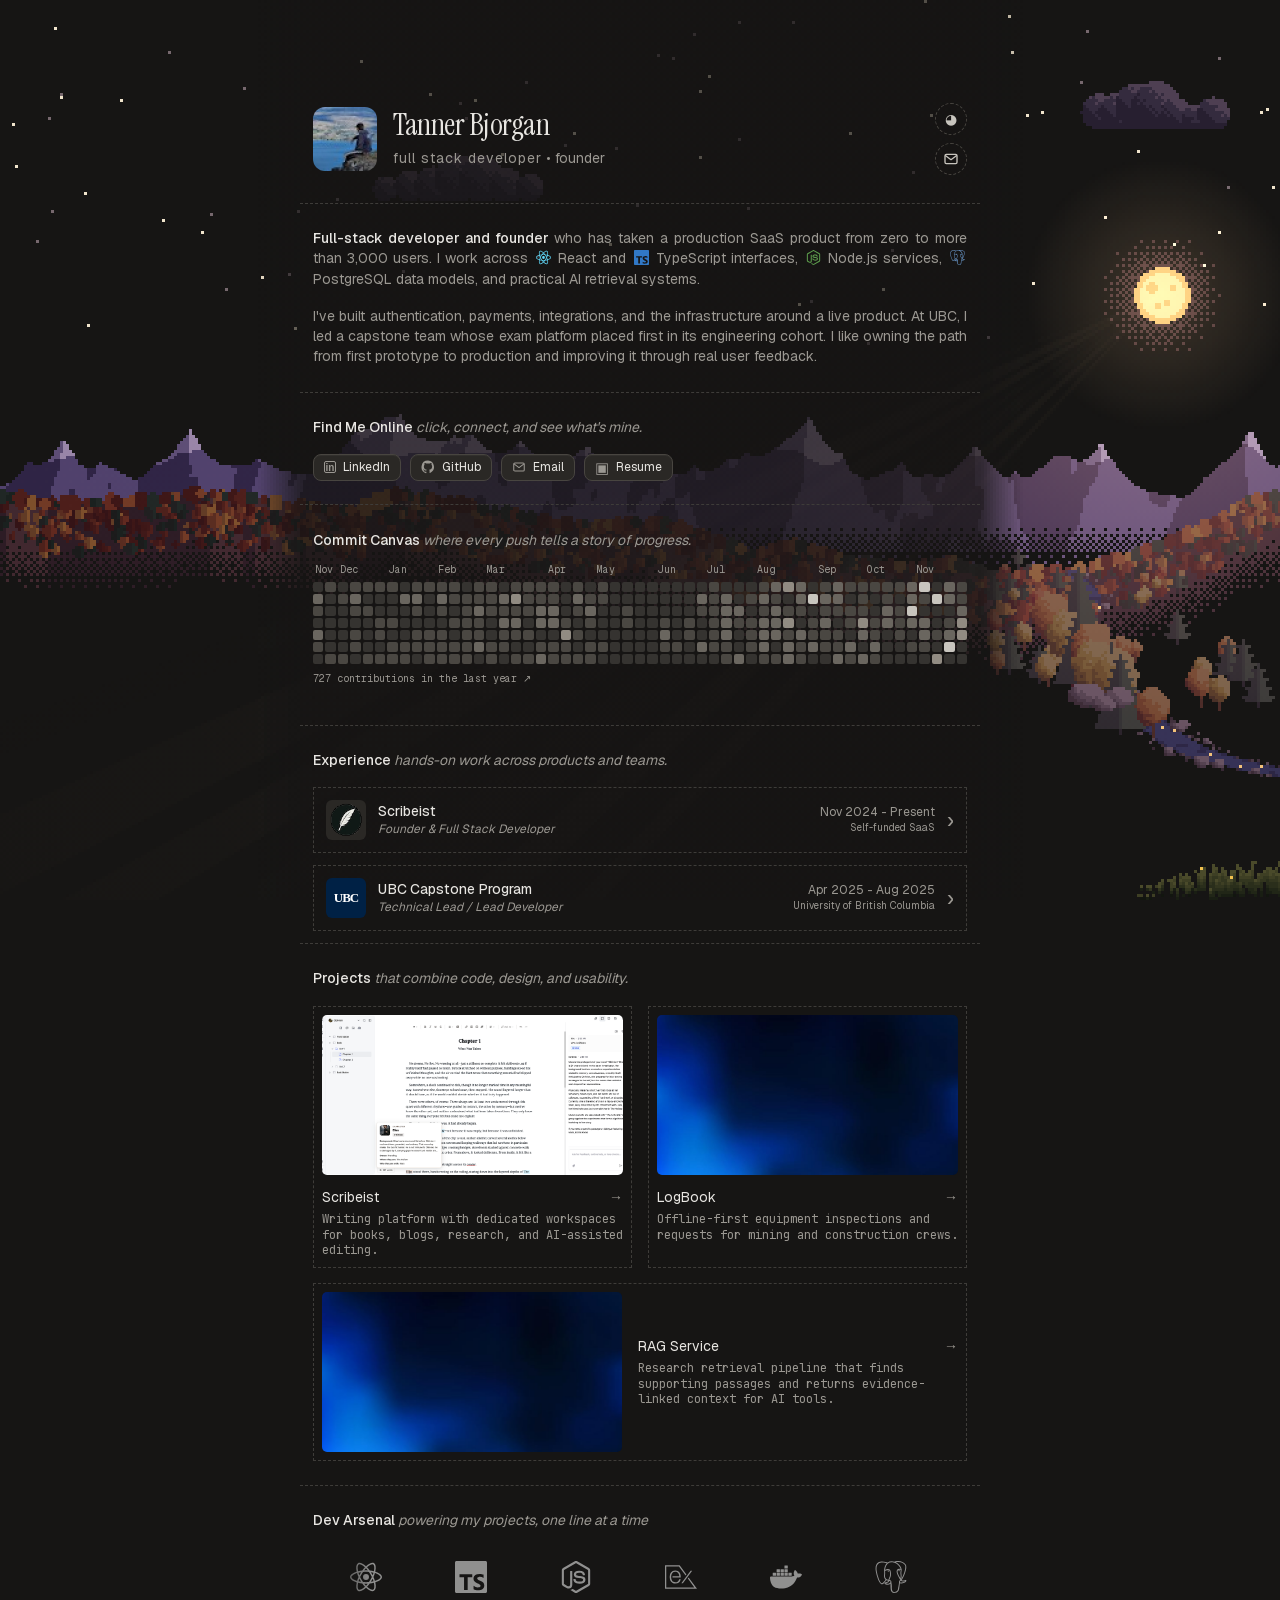
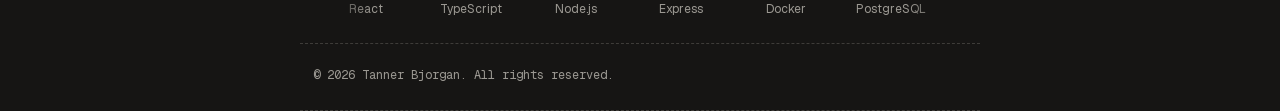
<file: index.html>
<!doctype html>
<html lang="en" data-theme="dark">
  <head>
    <meta charset="utf-8" />
    <meta name="viewport" content="width=device-width, initial-scale=1" />
    <meta name="color-scheme" content="dark light" />
    <meta name="description" content="Tanner Bjorgan — full stack developer and founder building full-stack products and practical AI tools." />
    <title>Tanner Bjorgan — Full Stack Developer</title>
    <link rel="icon" href="assets/avatar.jpg" type="image/jpeg" />
    <link rel="stylesheet" href="css/styles.css" />
    <script>
      try {
        const saved = localStorage.getItem('portfolio-theme');
        if (saved === 'light' || saved === 'dark') document.documentElement.dataset.theme = saved;
      } catch {}
    </script>
    <script type="module" src="js/main.js"></script>
  </head>
  <body>
    <canvas class="scene-layer" id="scene-world" aria-hidden="true" hidden></canvas>
    <canvas class="scene-layer" id="scene-sky" aria-hidden="true" hidden></canvas>

    <main class="page">
      <header class="hero section">
        <button class="avatar-button" id="avatar-button" type="button" aria-label="Enlarge profile image">
          <img class="avatar" src="assets/avatar.jpg" alt="Tanner Bjorgan outdoors" />
        </button>
        <div class="hero-title">
          <h1>Tanner Bjorgan</h1>
          <p><span class="hero-role">full stack developer</span> <span aria-hidden="true">•</span> founder</p>
        </div>
        <div class="hero-actions">
          <button class="round-button theme-toggle" id="theme-toggle" type="button" aria-label="Toggle theme" title="Toggle theme">
            <span class="moon" aria-hidden="true">◕</span>
            <span class="sun" aria-hidden="true">☀</span>
          </button>
          <a class="round-button" href="mailto:tannerbjorgan@gmail.com" aria-label="Email Tanner" title="Email Tanner">
            <svg viewBox="0 0 24 24" aria-hidden="true"><rect x="3" y="5" width="18" height="14" rx="2" /><path d="m4 7 8 6 8-6" /></svg>
          </a>
        </div>
      </header>

      <section class="bio section" aria-label="About">
        <p>
          <strong>Full-stack developer and founder</strong> who has taken a production SaaS product from zero to more than 3,000 users.
          I work across <img class="inline-logo" src="assets/skills/react.svg" alt="" /> React and
          <img class="inline-logo" src="assets/skills/typescript.svg" alt="" /> TypeScript interfaces,
          <img class="inline-logo" src="assets/skills/nodedotjs.svg" alt="" /> Node.js services,
          <img class="inline-logo" src="assets/skills/postgresql.svg" alt="" /> PostgreSQL data models, and practical AI retrieval systems.
        </p>
        <p>
          I've built authentication, payments, integrations, and the infrastructure around a live product. At UBC, I led a capstone team
          whose exam platform placed first in its engineering cohort. I like owning the path from first prototype to production and
          improving it through real user feedback.
        </p>
      </section>

      <section class="contact section" aria-labelledby="contact-title">
        <h2 class="section-title" id="contact-title">Find Me Online <em>click, connect, and see what's mine.</em></h2>
        <div class="contact-links">
          <a class="pill" href="https://www.linkedin.com/in/tanner-bjorgan-613408194/" target="_blank" rel="noopener noreferrer">
            <span class="pill-icon pill-icon--linkedin">in</span>LinkedIn
          </a>
          <a class="pill" href="https://github.com/tannerbjorgan" target="_blank" rel="noopener noreferrer">
            <svg class="pill-icon" viewBox="0 0 24 24" aria-hidden="true"><path d="M12 .9a11.1 11.1 0 0 0-3.51 21.63c.56.1.76-.24.76-.54v-1.9c-3.1.67-3.75-1.32-3.75-1.32-.5-1.28-1.24-1.62-1.24-1.62-1.01-.69.08-.68.08-.68 1.12.08 1.71 1.15 1.71 1.15 1 .71 2.63.51 3.27.39.1-.72.39-1.21.71-1.49-2.48-.28-5.1-1.24-5.1-5.49 0-1.22.43-2.22 1.14-3-.12-.28-.5-1.42.11-2.96 0 0 .93-.3 3.05 1.14a10.6 10.6 0 0 1 5.55 0c2.12-1.44 3.05-1.14 3.05-1.14.61 1.54.23 2.68.11 2.96.71.78 1.14 1.78 1.14 3 0 4.26-2.63 5.21-5.13 5.49.4.35.76 1.03.76 2.07v3.07c0 .3.2.65.77.54A11.1 11.1 0 0 0 12 .9Z" /></svg>GitHub
          </a>
          <a class="pill" href="mailto:tannerbjorgan@gmail.com">
            <svg class="pill-icon pill-icon--stroke" viewBox="0 0 24 24" aria-hidden="true"><rect x="3" y="5" width="18" height="14" rx="2" /><path d="m4 7 8 6 8-6" /></svg>Email
          </a>
          <a class="pill" href="resume.pdf" download="Tanner_Bjorgan_Resume.pdf"><span class="pill-icon">▣</span>Resume</a>
        </div>
      </section>

      <section class="contributions section" aria-labelledby="contributions-title">
        <h2 class="section-title" id="contributions-title">Commit Canvas <em>where every push tells a story of progress.</em></h2>
        <div class="calendar-wrap">
          <div class="month-labels" id="month-labels" aria-hidden="true"></div>
          <div class="calendar" id="calendar" role="img" aria-label="GitHub contribution calendar"></div>
        </div>
        <p class="contribution-count">
          <a id="contribution-count" href="https://github.com/tannerbjorgan" target="_blank" rel="noopener noreferrer">View GitHub activity ↗</a>
        </p>
      </section>

      <section class="experience section" aria-labelledby="experience-title">
        <h2 class="section-title" id="experience-title">Experience <em>hands-on work across products and teams.</em></h2>
        <div class="experience-list" id="experience-list"></div>
      </section>

      <section class="projects section" id="projects" aria-labelledby="projects-title">
        <h2 class="section-title" id="projects-title">Projects <em>that combine code, design, and usability.</em></h2>
        <div class="project-grid" id="project-grid"></div>
      </section>

      <section class="tools section" aria-labelledby="tools-title">
        <h2 class="section-title" id="tools-title">Dev Arsenal <em>powering my projects, one line at a time</em></h2>
        <div class="marquee"><div class="marquee-track" id="tools-track"></div></div>
      </section>

      <footer class="footer section">
        <p>© 2026 Tanner Bjorgan. All rights reserved.</p>
      </footer>
    </main>

    <dialog class="avatar-dialog" id="avatar-dialog" aria-label="Profile image">
      <button id="close-avatar" type="button" aria-label="Close image">×</button>
      <img src="assets/avatar.jpg" alt="Tanner Bjorgan outdoors" />
    </dialog>
  </body>
</html>
</file>
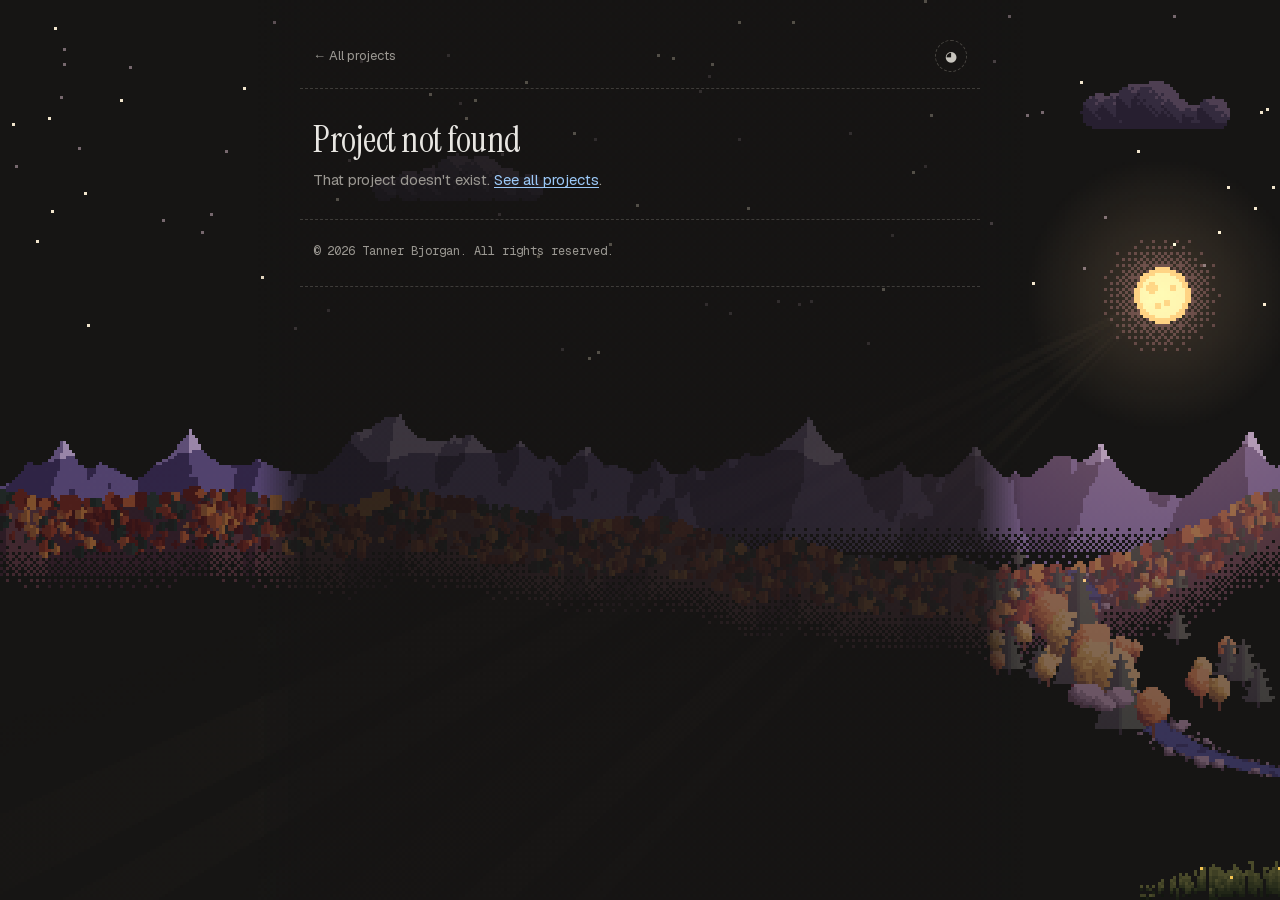
<file: project.html>
<!doctype html>
<html lang="en" data-theme="dark">
  <head>
    <meta charset="utf-8" />
    <meta name="viewport" content="width=device-width, initial-scale=1" />
    <meta name="color-scheme" content="dark light" />
    <title>Project — Tanner Bjorgan</title>
    <link rel="icon" href="assets/avatar.jpg" type="image/jpeg" />
    <link rel="stylesheet" href="css/styles.css" />
    <script>
      try {
        const saved = localStorage.getItem('portfolio-theme');
        if (saved === 'light' || saved === 'dark') document.documentElement.dataset.theme = saved;
      } catch {}
    </script>
    <script type="module" src="js/project.js"></script>
  </head>
  <body>
    <canvas class="scene-layer" id="scene-world" aria-hidden="true" hidden></canvas>
    <canvas class="scene-layer" id="scene-sky" aria-hidden="true" hidden></canvas>

    <main class="page">
      <nav class="top-bar section" aria-label="Site">
        <a class="back-link" href="./#projects">← All projects</a>
        <button class="round-button theme-toggle" id="theme-toggle" type="button" aria-label="Toggle theme" title="Toggle theme">
          <span class="moon" aria-hidden="true">◕</span>
          <span class="sun" aria-hidden="true">☀</span>
        </button>
      </nav>

      <article id="project"></article>

      <footer class="footer section">
        <p>© 2026 Tanner Bjorgan. All rights reserved.</p>
      </footer>
    </main>
  </body>
</html>
</file>
<file: css/styles.css>
/* ==========================================================================
   Fonts
   ========================================================================== */

@font-face {
  font-family: Geist;
  src: url('../assets/fonts/geist.woff2') format('woff2');
  font-weight: 100 900;
  font-display: swap;
}

@font-face {
  font-family: 'Geist Mono';
  src: url('../assets/fonts/geist-mono.woff2') format('woff2');
  font-weight: 100 900;
  font-display: swap;
}

@font-face {
  font-family: 'JetBrains Mono';
  src: url('../assets/fonts/jetbrains-mono.woff2') format('woff2');
  font-weight: 100 800;
  font-display: swap;
}

@font-face {
  font-family: 'Instrument Serif';
  src: url('../assets/fonts/instrument-serif.woff2') format('woff2');
  font-weight: 400;
  font-display: swap;
}

/* ==========================================================================
   Theme tokens
   ========================================================================== */

:root {
  --bg: #161514;
  --text: #e8e6e2;
  --muted: #9b9892;
  --soft: #c8c5be;
  --dashed: #3e3c39;
  --pill: #2a2825;
  --pill-border: #484540;
  --link: #9bc8f7;
  --cell-0: #353330;
  --cell-1: #4a4742;
  --cell-2: #6a665f;
  --cell-3: #918b82;
  --cell-4: #c8c5be;
  --icon-filter: grayscale(1) brightness(0) invert(1);
  --icon-opacity: 0.7;

  --font-sans: Geist, Arial, sans-serif;
  --font-mono: 'Geist Mono', monospace;
  --font-code: 'JetBrains Mono', 'Geist Mono', monospace;
  --font-serif: 'Instrument Serif', Georgia, serif;

  color-scheme: dark;
}

:root[data-theme='light'] {
  --bg: #fff;
  --text: #171717;
  --muted: #626970;
  --soft: #515960;
  --dashed: #e5e7e9;
  --pill: #f8f9fa;
  --pill-border: #d9dde1;
  --link: #245fa3;
  --cell-0: #ebebeb;
  --cell-1: #d4d4d4;
  --cell-2: #a3a3a3;
  --cell-3: #737373;
  --cell-4: #404040;
  --icon-filter: grayscale(1) brightness(0);
  --icon-opacity: 0.58;

  color-scheme: light;
}

/* ==========================================================================
   Base
   ========================================================================== */

*,
*::before,
*::after {
  box-sizing: border-box;
}

html {
  scroll-behavior: smooth;
}

body {
  margin: 0;
  background: var(--bg);
  color: var(--text);
  font: 14px/1.45 var(--font-sans);
}

a {
  color: inherit;
  text-decoration: none;
}

button {
  font: inherit;
}

a,
button {
  -webkit-tap-highlight-color: transparent;
}

/* ==========================================================================
   Layout
   ========================================================================== */

.page {
  position: relative;
  z-index: 1;
  max-width: 680px;
  min-height: 100vh;
  margin: auto;
}

.section {
  padding: 24px 13px;
  border-bottom: 1px dashed var(--dashed);
}

.section-title {
  margin: 0 0 16px;
  font-size: 14px;
  font-weight: 500;
  line-height: 1.5;
}

.section-title em {
  color: var(--muted);
  font-weight: 400;
}

/* ==========================================================================
   Shared components
   ========================================================================== */

.round-button {
  display: grid;
  place-items: center;
  width: 32px;
  height: 32px;
  border: 1px dashed var(--pill-border);
  border-radius: 50%;
  background: transparent;
  color: var(--soft);
  cursor: pointer;
}

.round-button:hover {
  border-color: var(--soft);
  color: var(--text);
}

.round-button svg {
  display: block;
  width: 16px;
  height: 16px;
  fill: none;
  stroke: currentColor;
  stroke-width: 2;
  stroke-linecap: round;
  stroke-linejoin: round;
}

.pill {
  display: inline-flex;
  align-items: center;
  gap: 7px;
  height: 27px;
  padding: 0 10px;
  border: 1px solid var(--pill-border);
  border-radius: 8px;
  background: var(--pill);
  box-shadow: inset 0 1px rgb(255 255 255 / 3.5%);
  font-size: 12px;
  white-space: nowrap;
}

.pill:hover {
  border-color: var(--soft);
  transform: translateY(-1px);
}

.pill-icon {
  display: inline-flex;
  align-items: center;
  justify-content: center;
  width: 14px;
  height: 14px;
  color: var(--muted);
  font-size: 15px;
  line-height: 1;
  fill: currentColor;
}

.pill-icon--stroke {
  display: block;
  flex: none;
  fill: none;
  stroke: currentColor;
  stroke-width: 1.8;
  stroke-linecap: round;
  stroke-linejoin: round;
}

.pill-icon--linkedin {
  width: 12px;
  height: 12px;
  border: 1px solid var(--muted);
  border-radius: 2px;
  font: bold 10px Arial, sans-serif;
}

.tag-list {
  display: flex;
  flex-wrap: wrap;
  gap: 6px;
}

.tag {
  display: inline-flex;
  align-items: center;
  gap: 5px;
  padding: 3px 7px;
  border: 1px solid var(--pill-border);
  border-radius: 5px;
  background: var(--pill);
  color: var(--soft);
  font: 10px var(--font-mono);
}

.tag img {
  display: block;
  flex: none;
  width: 13px;
  height: 13px;
  object-fit: contain;
}

.inline-logo {
  display: inline-block;
  width: 15px;
  height: 15px;
  margin: 0 2px 0 3px;
  vertical-align: -2px;
  object-fit: contain;
}

.text-link {
  color: var(--link);
  text-decoration: underline;
  text-underline-offset: 2px;
}

/* ==========================================================================
   Hero
   ========================================================================== */

.hero {
  display: flex;
  align-items: center;
  gap: 16px;
  min-height: 197px;
  padding-top: 103px;
  padding-bottom: 28px;
}

.avatar-button {
  flex: none;
  width: 64px;
  height: 64px;
  padding: 0;
  border: 0;
  border-radius: 12px;
  background: transparent;
  cursor: zoom-in;
}

.avatar {
  display: block;
  width: 64px;
  height: 64px;
  border-radius: 12px;
  object-fit: cover;
}

.hero-title h1 {
  margin: 0 0 8px;
  font: 400 30px/1 var(--font-serif);
  letter-spacing: -0.5px;
}

.hero-title p {
  margin: 0;
  color: var(--muted);
  font-size: 14px;
}

.hero-role {
  letter-spacing: 1px;
}

.hero-actions {
  display: flex;
  flex-direction: column;
  gap: 8px;
  margin-left: auto;
}

.theme-toggle {
  position: relative;
}

.theme-toggle span {
  position: absolute;
  inset: 0;
  display: grid;
  place-items: center;
  transition: opacity 0.3s ease;
}

.theme-toggle .sun,
:root[data-theme='light'] .theme-toggle .moon {
  opacity: 0;
}

:root[data-theme='light'] .theme-toggle .sun {
  opacity: 1;
}

/* ==========================================================================
   About and contact
   ========================================================================== */

.bio {
  padding-bottom: 25px;
  color: var(--muted);
}

.bio p {
  margin: 0 0 17px;
  text-align: justify;
}

.bio p:last-child {
  margin-bottom: 0;
}

.bio strong {
  color: var(--text);
  font-weight: 500;
}

.contact {
  padding-bottom: 23px;
}

.contact-links {
  display: flex;
  flex-wrap: wrap;
  gap: 9px;
}

/* ==========================================================================
   Contribution calendar
   ========================================================================== */

.contributions {
  padding-top: 25px;
  padding-bottom: 39px;
}

.contributions .section-title {
  margin-bottom: 12px;
}

.calendar-wrap {
  width: 100%;
  overflow: hidden;
}

.month-labels,
.calendar {
  display: grid;
  grid-template-columns: repeat(53, minmax(0, 1fr));
}

.month-labels {
  margin: 0 2px 5px;
  color: var(--muted);
  font: 10px/1.4 var(--font-mono);
}

.month-labels span {
  white-space: nowrap;
}

.calendar {
  grid-template-rows: repeat(7, 10px);
  grid-auto-flow: column;
  gap: 2px;
  width: 100%;
}

.calendar-cell {
  min-width: 0;
  height: 10px;
  border-radius: 2px;
  background: var(--cell-0);
}

.calendar-cell[data-level='1'] { background: var(--cell-1); }
.calendar-cell[data-level='2'] { background: var(--cell-2); }
.calendar-cell[data-level='3'] { background: var(--cell-3); }
.calendar-cell[data-level='4'] { background: var(--cell-4); }

.calendar-cell:hover {
  outline: 1px solid var(--text);
  outline-offset: 1px;
}

.calendar-cell.is-empty {
  visibility: hidden;
}

.calendar-unavailable {
  grid-column: 1 / -1;
  color: var(--muted);
  font: 11px var(--font-mono);
}

.contribution-count {
  margin: 7px 0 0;
  color: var(--muted);
  font: 10px/1.5 var(--font-mono);
}

.contribution-count a:hover {
  color: var(--text);
  text-decoration: underline;
}

/* ==========================================================================
   Experience
   ========================================================================== */

.experience {
  padding-bottom: 12px;
}

.experience-list {
  display: grid;
  gap: 12px;
}

.job {
  border: 1px dashed var(--dashed);
}

.job-heading {
  display: flex;
  align-items: center;
  gap: 12px;
  width: 100%;
  min-height: 64px;
  padding: 12px;
  border: 0;
  background: none;
  color: inherit;
  text-align: left;
  cursor: pointer;
}

.job-heading:hover {
  background: var(--pill);
}

.job-logo {
  flex: none;
  width: 40px;
  height: 40px;
  border-radius: 6px;
  background: var(--pill);
  object-fit: cover;
}

.job-logo--text {
  display: grid;
  place-items: center;
  color: #fff;
  font: 700 13px Georgia, serif;
  letter-spacing: -1px;
}

.job-main {
  display: grid;
  min-width: 0;
}

.job-main strong {
  font-weight: 450;
}

.job-main em {
  color: var(--muted);
  font-size: 12px;
  white-space: nowrap;
}

.job-meta {
  margin-left: auto;
  color: var(--muted);
  font-size: 12px;
  text-align: right;
  white-space: nowrap;
}

.job-meta small {
  display: block;
  font-size: 10px;
}

.chevron {
  color: var(--muted);
  font-size: 22px;
  line-height: 1;
  transition: transform 0.2s;
}

.job-heading[aria-expanded='true'] .chevron {
  transform: rotate(90deg);
}

.job-details {
  padding: 0 12px 11px;
  color: var(--muted);
  font-size: 12px;
}

.job-details .tag-list {
  padding-top: 11px;
  border-top: 1px dashed var(--dashed);
}

.job-details ul {
  display: grid;
  gap: 8px;
  margin: 16px 0 0;
  padding-left: 14px;
}

.job-details li::marker {
  color: var(--soft);
}

.job-details strong {
  color: var(--text);
  font-weight: 500;
}

/* ==========================================================================
   Projects
   ========================================================================== */

.projects {
  scroll-margin-top: 22px;
}

.projects .section-title {
  margin-bottom: 17px;
}

.project-grid {
  display: grid;
  grid-template-columns: repeat(2, minmax(0, 1fr));
  gap: 15px 16px;
}

.project-card {
  display: block;
  min-width: 0;
  padding: 8px;
  border: 1px dashed var(--dashed);
  transition: border-color 0.2s, transform 0.2s;
}

a.project-card:hover {
  border-color: var(--soft);
  transform: translateY(-2px);
}

.project-card img {
  display: block;
  width: 100%;
  height: 160px;
  border-radius: 5px;
  object-fit: cover;
}

.project-card-info {
  padding-top: 12px;
}

.project-name-row {
  display: flex;
  align-items: center;
  justify-content: space-between;
  gap: 8px;
}

.project-arrow {
  color: var(--muted);
}

.project-description {
  min-height: 31px;
  margin: 5px 0 0;
  color: var(--muted);
  font: 12px/1.3 var(--font-code);
}

/* An odd final card spans the full row with its image beside the text. */
.project-card:last-child:nth-child(odd) {
  display: grid;
  grid-column: 1 / -1;
  grid-template-columns: 300px minmax(0, 1fr);
  align-items: center;
  gap: 16px;
}

.project-card:last-child:nth-child(odd) .project-card-info {
  padding-top: 0;
}

/* ==========================================================================
   Project page
   ========================================================================== */

.top-bar {
  display: flex;
  align-items: center;
  justify-content: space-between;
  padding-top: 40px;
  padding-bottom: 16px;
}

.back-link {
  color: var(--muted);
  font-size: 13px;
}

.back-link:hover {
  color: var(--text);
}

.project-header {
  padding-top: 32px;
  padding-bottom: 28px;
}

.project-header h1 {
  margin: 0 0 10px;
  font: 400 36px/1.05 var(--font-serif);
  letter-spacing: -0.5px;
}

.project-tagline {
  margin: 0;
  color: var(--muted);
  font-size: 15px;
  line-height: 1.5;
}

.project-facts {
  display: flex;
  flex-wrap: wrap;
  gap: 12px 32px;
  margin: 22px 0 0;
}

.project-facts dt {
  color: var(--muted);
  font: 10px/1.4 var(--font-mono);
  letter-spacing: 0.08em;
  text-transform: uppercase;
}

.project-facts dd {
  margin: 3px 0 0;
  font-size: 13px;
}

.project-links {
  display: flex;
  flex-wrap: wrap;
  gap: 9px;
  margin-top: 22px;
}

.project-cover img,
.project-gallery img {
  display: block;
  width: 100%;
  border-radius: 6px;
  object-fit: cover;
}

.project-cover img {
  max-height: 360px;
}

.project-gallery {
  display: grid;
  gap: 16px;
}

.project-gallery figure {
  margin: 0;
}

.project-gallery figcaption {
  margin-top: 6px;
  color: var(--muted);
  font: 11px var(--font-mono);
}

.prose {
  color: var(--muted);
  line-height: 1.6;
}

.prose p {
  margin: 0 0 14px;
}

.prose > :last-child {
  margin-bottom: 0;
}

.prose strong {
  color: var(--text);
  font-weight: 500;
}

.prose ul {
  display: grid;
  gap: 8px;
  margin: 0;
  padding-left: 16px;
}

.prose li::marker {
  color: var(--soft);
}

.project-pager {
  display: grid;
  grid-template-columns: 1fr 1fr;
  gap: 12px;
}

.pager-link {
  display: grid;
  gap: 4px;
  padding: 12px;
  border: 1px dashed var(--dashed);
  color: var(--muted);
  font-size: 12px;
  transition: border-color 0.2s;
}

.pager-link:hover {
  border-color: var(--soft);
}

.pager-link strong {
  color: var(--text);
  font-size: 14px;
  font-weight: 450;
}

.pager-link--next {
  text-align: right;
}

/* ==========================================================================
   Tools marquee
   ========================================================================== */

.tools {
  padding-bottom: 25px;
  overflow: hidden;
}

.tools .section-title {
  margin-bottom: 30px;
}

.marquee {
  overflow: hidden;
  mask-image: linear-gradient(to right, transparent, #000 9%, #000 91%, transparent);
}

.marquee-track {
  display: flex;
  width: max-content;
  animation: marquee 42s linear infinite;
}

.marquee:hover .marquee-track,
.theme-switching .marquee-track {
  animation-play-state: paused;
}

.tool {
  display: grid;
  flex: none;
  justify-items: center;
  gap: 8px;
  width: 105px;
  color: var(--muted);
  font-size: 12px;
  white-space: nowrap;
}

.tool img {
  display: block;
  width: 32px;
  height: 32px;
  object-fit: contain;
  filter: var(--icon-filter);
  opacity: calc(var(--icon-opacity) * 0.75);
}

@keyframes marquee {
  to {
    transform: translateX(-50%);
  }
}

/* ==========================================================================
   Footer and avatar dialog
   ========================================================================== */

.footer {
  padding-top: 23px;
  padding-bottom: 27px;
  color: var(--muted);
  font: 12px var(--font-mono);
}

.footer p {
  margin: 0;
}

.avatar-dialog {
  padding: 12px;
  border: 1px solid var(--dashed);
  border-radius: 12px;
  background: var(--bg);
  box-shadow: 0 20px 60px #0008;
}

.avatar-dialog::backdrop {
  background: #000b;
  backdrop-filter: blur(5px);
}

.avatar-dialog img {
  display: block;
  width: min(70vw, 360px);
  height: auto;
  border-radius: 8px;
}

.avatar-dialog button {
  position: absolute;
  top: 15px;
  right: 15px;
  width: 30px;
  height: 30px;
  border: 0;
  border-radius: 50%;
  background: #111b;
  color: #fff;
  font-size: 22px;
  cursor: pointer;
}

/* ==========================================================================
   Pixel-art scene
   ========================================================================== */

.scene-layer {
  position: fixed;
  top: 0;
  left: 0;
  z-index: 0;
  pointer-events: none;
  image-rendering: pixelated;
}

.scene-layer[hidden] {
  display: none;
}

/* ==========================================================================
   Theme transition
   ========================================================================== */

@keyframes theme-fade-out {
  to {
    opacity: 0;
  }
}

@keyframes theme-fade-in {
  from {
    opacity: 0;
  }
}

::view-transition-old(root) {
  animation: 220ms ease-in-out both theme-fade-out;
}

::view-transition-new(root) {
  animation: 220ms ease-in-out both theme-fade-in;
}

/* ==========================================================================
   Responsive
   ========================================================================== */

@media (max-width: 760px) {
  .hero {
    padding-top: 72px;
  }

  .contributions {
    padding-bottom: 34px;
  }

  .calendar {
    grid-template-rows: repeat(7, 9px);
  }

  .calendar-cell {
    height: 9px;
  }

  .project-card img {
    height: 150px;
  }

  .scene-layer {
    opacity: 0.45;
  }
}

@media (max-width: 520px) {
  .section {
    padding-right: 12px;
    padding-left: 12px;
  }

  .hero {
    min-height: 164px;
  }

  .hero-title h1 {
    font-size: 28px;
  }

  .bio {
    line-height: 1.48;
  }

  .contributions {
    padding-bottom: 35px;
  }

  .month-labels,
  .calendar {
    width: 644px;
  }

  .calendar {
    grid-template-columns: repeat(53, 10px);
    grid-template-rows: repeat(7, 10px);
    gap: 2.2px;
  }

  .calendar-cell {
    height: 10px;
  }

  .job-meta {
    display: none;
  }

  .chevron {
    margin-left: auto;
  }

  .project-grid {
    grid-template-columns: 1fr;
    gap: 14px;
  }

  .project-card img {
    height: 160px;
  }

  .project-card:last-child:nth-child(odd) {
    display: block;
    grid-column: auto;
  }

  .project-card:last-child:nth-child(odd) .project-card-info {
    padding-top: 12px;
  }

  .tools .section-title {
    margin-bottom: 28px;
  }

  .top-bar {
    padding-top: 24px;
  }

  .project-header h1 {
    font-size: 30px;
  }
}

@media (prefers-reduced-motion: reduce) {
  *,
  *::before,
  *::after {
    scroll-behavior: auto !important;
    animation-duration: 0.01ms !important;
    transition-duration: 0.01ms !important;
  }
}
</file>
